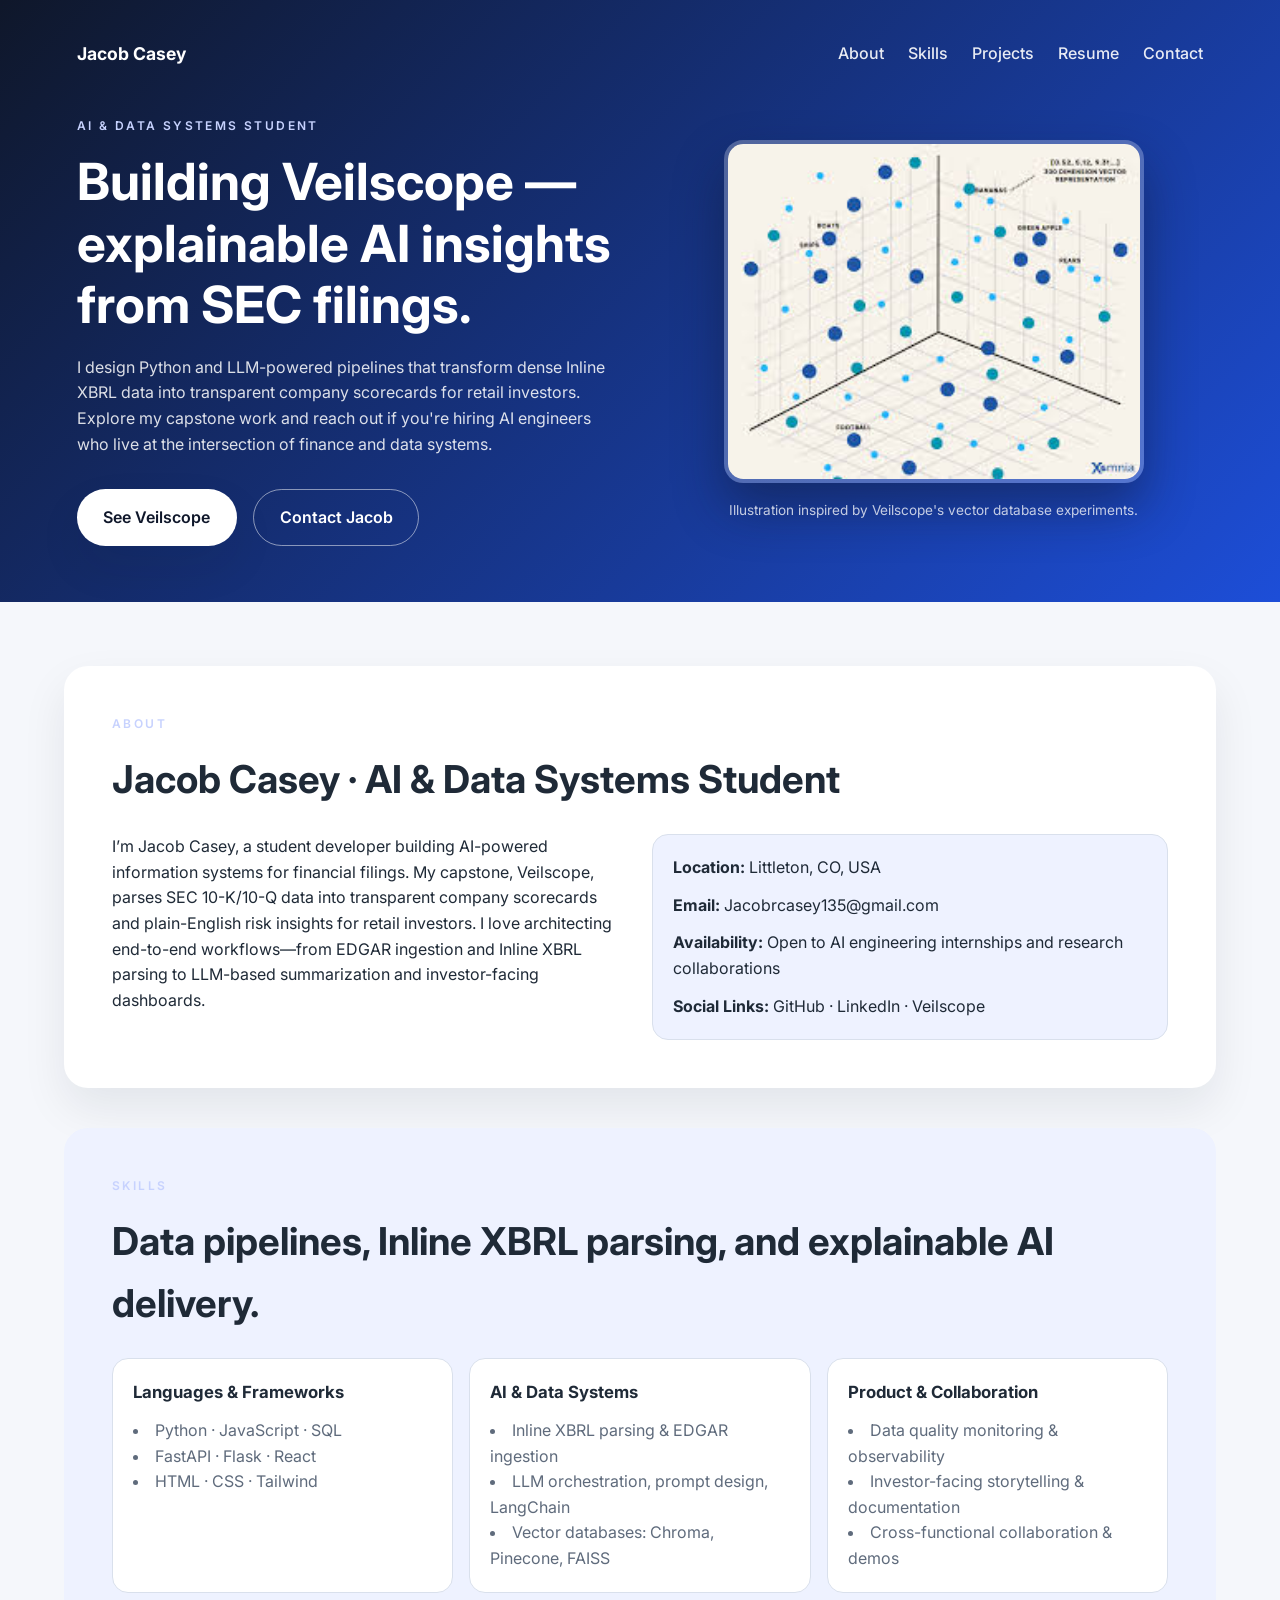
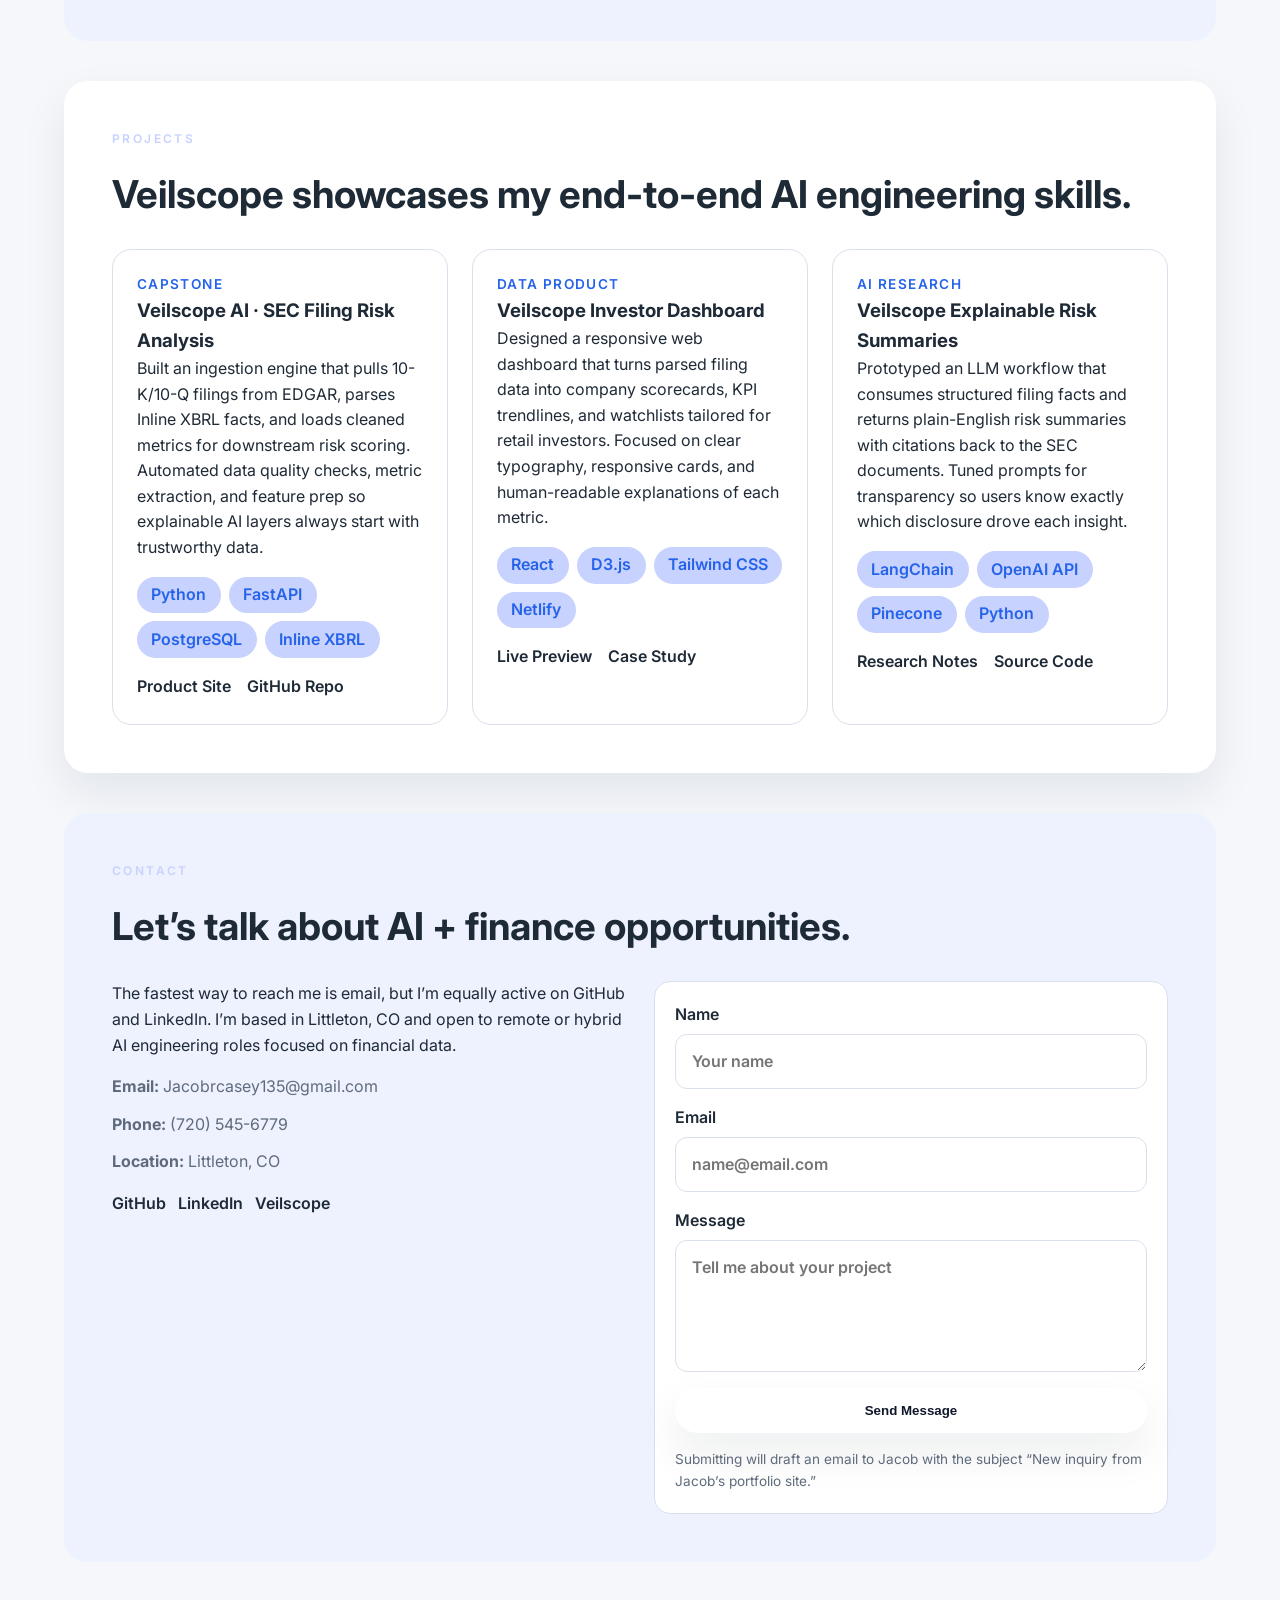
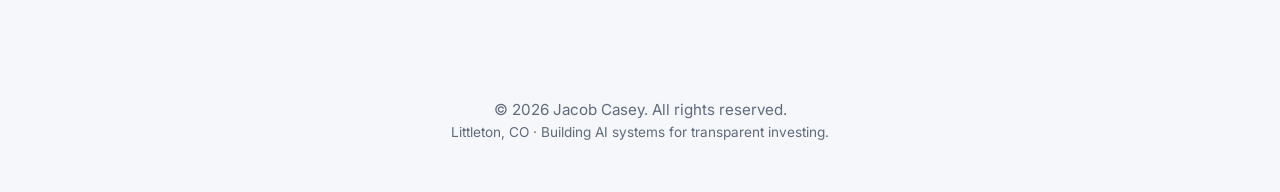
<file: index.html>
<!DOCTYPE html>
<html lang="en">
<head>
    <meta charset="UTF-8">
    <meta name="viewport" content="width=device-width, initial-scale=1.0">
    <title>Jacob Casey | AI &amp; Data Systems Portfolio</title>
    <link rel="preconnect" href="https://fonts.googleapis.com">
    <link rel="preconnect" href="https://fonts.gstatic.com" crossorigin>
    <link href="https://fonts.googleapis.com/css2?family=Inter:wght@400;500;600;700&display=swap" rel="stylesheet">
    <link rel="stylesheet" href="styles.css">
</head>
<body>
    <header class="hero" id="home">
        <nav class="nav">
            <a class="logo" href="#home">Jacob Casey</a>
            <button class="nav__toggle" aria-controls="nav-menu" aria-expanded="false" aria-label="Toggle navigation">☰</button>
            <div class="nav__links" id="nav-menu">
                <a href="#about">About</a>
                <a href="#skills">Skills</a>
                <a href="#projects">Projects</a>
                <a href="resume.html">Resume</a>
                <a href="#contact">Contact</a>
            </div>
        </nav>
        <div class="hero__content">
            <div>
                <p class="eyebrow">AI &amp; Data Systems Student</p>
                <h1>Building Veilscope — explainable AI insights from SEC filings.</h1>
                <p class="hero__text">
                    I design Python and LLM-powered pipelines that transform dense Inline XBRL data into transparent company
                    scorecards for retail investors. Explore my capstone work and reach out if you're hiring AI engineers who live
                    at the intersection of finance and data systems.
                </p>
                <div class="hero__cta">
                    <a class="btn primary" href="#projects">See Veilscope</a>
                    <a class="btn secondary" href="#contact">Contact Jacob</a>
                </div>
            </div>
            <figure class="hero__media">
                <img src="vectorDatabase.jpg" alt="Jacob Casey standing in front of a data visualization">
                <figcaption>Illustration inspired by Veilscope's vector database experiments.</figcaption>
            </figure>
        </div>
    </header>

    <main>
        <section class="panel" id="about">
            <div class="panel__header">
                <p class="eyebrow">About</p>
                <h2>Jacob Casey · AI &amp; Data Systems Student</h2>
            </div>
            <div class="about__grid">
                <p>
                    I’m Jacob Casey, a student developer building AI-powered information systems for financial filings. My capstone,
                    Veilscope, parses SEC 10-K/10-Q data into transparent company scorecards and plain-English risk insights for
                    retail investors. I love architecting end-to-end workflows—from EDGAR ingestion and Inline XBRL parsing to
                    LLM-based summarization and investor-facing dashboards.
                </p>
                <ul class="about__details">
                    <li><strong>Location:</strong> Littleton, CO, USA</li>
                    <li><strong>Email:</strong> <a href="mailto:Jacobrcasey135@gmail.com">Jacobrcasey135@gmail.com</a></li>
                    <li><strong>Availability:</strong> Open to AI engineering internships and research collaborations</li>
                    <li><strong>Social Links:</strong> <a href="https://github.com/TAWN05" target="_blank" rel="noreferrer">GitHub</a> ·
                        <a href="https://www.linkedin.com/in/jacob-casey-95a846330" target="_blank" rel="noreferrer">LinkedIn</a> ·
                        <a href="https://www.veilscope.com/" target="_blank" rel="noreferrer">Veilscope</a></li>
                </ul>
            </div>
        </section>

        <section class="panel panel--muted" id="skills">
            <div class="panel__header">
                <p class="eyebrow">Skills</p>
                <h2>Data pipelines, Inline XBRL parsing, and explainable AI delivery.</h2>
            </div>
            <div class="skills__grid">
                <article>
                    <h3>Languages &amp; Frameworks</h3>
                    <ul>
                        <li>Python · JavaScript · SQL</li>
                        <li>FastAPI · Flask · React</li>
                        <li>HTML · CSS · Tailwind</li>
                    </ul>
                </article>
                <article>
                    <h3>AI &amp; Data Systems</h3>
                    <ul>
                        <li>Inline XBRL parsing &amp; EDGAR ingestion</li>
                        <li>LLM orchestration, prompt design, LangChain</li>
                        <li>Vector databases: Chroma, Pinecone, FAISS</li>
                    </ul>
                </article>
                <article>
                    <h3>Product &amp; Collaboration</h3>
                    <ul>
                        <li>Data quality monitoring &amp; observability</li>
                        <li>Investor-facing storytelling &amp; documentation</li>
                        <li>Cross-functional collaboration &amp; demos</li>
                    </ul>
                </article>
            </div>
        </section>

        <section class="panel" id="projects">
            <div class="panel__header">
                <p class="eyebrow">Projects</p>
                <h2>Veilscope showcases my end-to-end AI engineering skills.</h2>
            </div>
            <div class="projects__grid">
                <article class="project">
                    <div class="project__meta">
                        <p class="project__tag">Capstone</p>
                        <h3>Veilscope AI · SEC Filing Risk Analysis</h3>
                        <p>
                            Built an ingestion engine that pulls 10-K/10-Q filings from EDGAR, parses Inline XBRL facts, and loads
                            cleaned metrics for downstream risk scoring. Automated data quality checks, metric extraction, and
                            feature prep so explainable AI layers always start with trustworthy data.
                        </p>
                    </div>
                    <ul class="project__stack">
                        <li>Python</li>
                        <li>FastAPI</li>
                        <li>PostgreSQL</li>
                        <li>Inline XBRL</li>
                    </ul>
                    <div class="project__links">
                        <a href="https://www.veilscope.com/" target="_blank" rel="noreferrer">Product Site</a>
                        <a href="https://github.com/TAWN05" target="_blank" rel="noreferrer">GitHub Repo</a>
                    </div>
                </article>

                <article class="project">
                    <div class="project__meta">
                        <p class="project__tag">Data Product</p>
                        <h3>Veilscope Investor Dashboard</h3>
                        <p>
                            Designed a responsive web dashboard that turns parsed filing data into company scorecards, KPI trendlines,
                            and watchlists tailored for retail investors. Focused on clear typography, responsive cards, and
                            human-readable explanations of each metric.
                        </p>
                    </div>
                    <ul class="project__stack">
                        <li>React</li>
                        <li>D3.js</li>
                        <li>Tailwind CSS</li>
                        <li>Netlify</li>
                    </ul>
                    <div class="project__links">
                        <a href="https://www.veilscope.com/" target="_blank" rel="noreferrer">Live Preview</a>
                        <a href="https://www.linkedin.com/in/jacob-casey-95a846330" target="_blank" rel="noreferrer">Case Study</a>
                    </div>
                </article>

                <article class="project">
                    <div class="project__meta">
                        <p class="project__tag">AI Research</p>
                        <h3>Veilscope Explainable Risk Summaries</h3>
                        <p>
                            Prototyped an LLM workflow that consumes structured filing facts and returns plain-English risk summaries
                            with citations back to the SEC documents. Tuned prompts for transparency so users know exactly which
                            disclosure drove each insight.
                        </p>
                    </div>
                    <ul class="project__stack">
                        <li>LangChain</li>
                        <li>OpenAI API</li>
                        <li>Pinecone</li>
                        <li>Python</li>
                    </ul>
                    <div class="project__links">
                        <a href="https://www.linkedin.com/in/jacob-casey-95a846330" target="_blank" rel="noreferrer">Research Notes</a>
                        <a href="https://github.com/TAWN05" target="_blank" rel="noreferrer">Source Code</a>
                    </div>
                </article>
            </div>
        </section>

        <section class="panel panel--muted" id="contact">
            <div class="panel__header">
                <p class="eyebrow">Contact</p>
                <h2>Let’s talk about AI + finance opportunities.</h2>
            </div>
            <div class="contact__grid">
                <div>
                    <p>
                        The fastest way to reach me is email, but I’m equally active on GitHub and LinkedIn. I’m based in Littleton,
                        CO and open to remote or hybrid AI engineering roles focused on financial data.
                    </p>
                    <ul class="contact__list">
                        <li><strong>Email:</strong> <a href="mailto:Jacobrcasey135@gmail.com">Jacobrcasey135@gmail.com</a></li>
                        <li><strong>Phone:</strong> <a href="tel:17205456779">(720) 545-6779</a></li>
                        <li><strong>Location:</strong> Littleton, CO</li>
                    </ul>
                    <div class="contact__socials">
                        <a href="https://github.com/TAWN05" target="_blank" rel="noreferrer">GitHub</a>
                        <a href="https://www.linkedin.com/in/jacob-casey-95a846330" target="_blank" rel="noreferrer">LinkedIn</a>
                        <a href="https://www.veilscope.com/" target="_blank" rel="noreferrer">Veilscope</a>
                    </div>
                </div>
                <form class="contact__form" action="mailto:Jacobrcasey135@gmail.com" method="post" enctype="text/plain">
                    <label>
                        <span>Name</span>
                        <input type="text" name="name" placeholder="Your name" required>
                    </label>
                    <label>
                        <span>Email</span>
                        <input type="email" name="email" placeholder="name@email.com" required>
                    </label>
                    <label>
                        <span>Message</span>
                        <textarea name="message" rows="4" placeholder="Tell me about your project" required></textarea>
                    </label>
                    <input type="hidden" name="subject" value="New inquiry from Jacob's portfolio site">
                    <button type="submit" class="btn primary">Send Message</button>
                    <p class="form__note">Submitting will draft an email to Jacob with the subject “New inquiry from Jacob’s portfolio site.”</p>
                </form>
            </div>
        </section>
    </main>

    <footer class="site-footer">
        <p>&copy; <span id="year"></span> Jacob Casey. All rights reserved.</p>
        <p class="small-text">Littleton, CO · Building AI systems for transparent investing.</p>
    </footer>

    <script>
        const navToggle = document.querySelector('.nav__toggle');
        const navMenu = document.getElementById('nav-menu');
        navToggle.addEventListener('click', () => {
            const expanded = navToggle.getAttribute('aria-expanded') === 'true';
            navToggle.setAttribute('aria-expanded', (!expanded).toString());
            navMenu.classList.toggle('nav__links--open');
        });

        document.getElementById('year').textContent = new Date().getFullYear();
    </script>
</body>
</html>
</file>
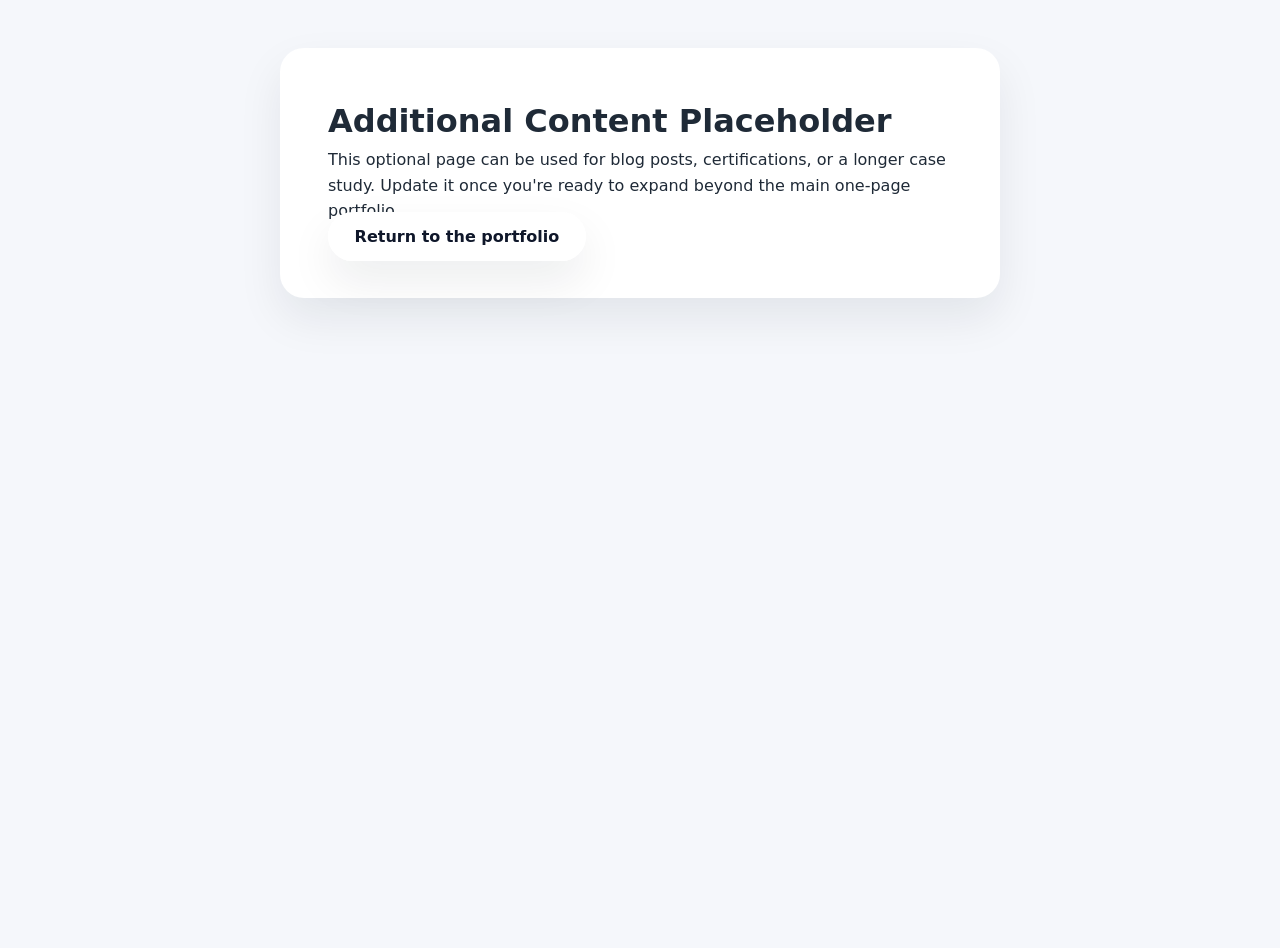
<file: home.html>
<!DOCTYPE html>
<html lang="en">
<head>
    <meta charset="UTF-8">
    <meta name="viewport" content="width=device-width, initial-scale=1.0">
    <title>Secondary Page</title>
    <link rel="stylesheet" href="styles.css">
</head>
<body>
    <main class="panel" style="max-width: 720px; margin: 3rem auto;">
        <h1>Additional Content Placeholder</h1>
        <p>
            This optional page can be used for blog posts, certifications, or a longer case study. Update it once you're ready
            to expand beyond the main one-page portfolio.
        </p>
        <p>
            <a class="btn primary" href="index.html">Return to the portfolio</a>
        </p>
    </main>
</body>
</html>
</file>
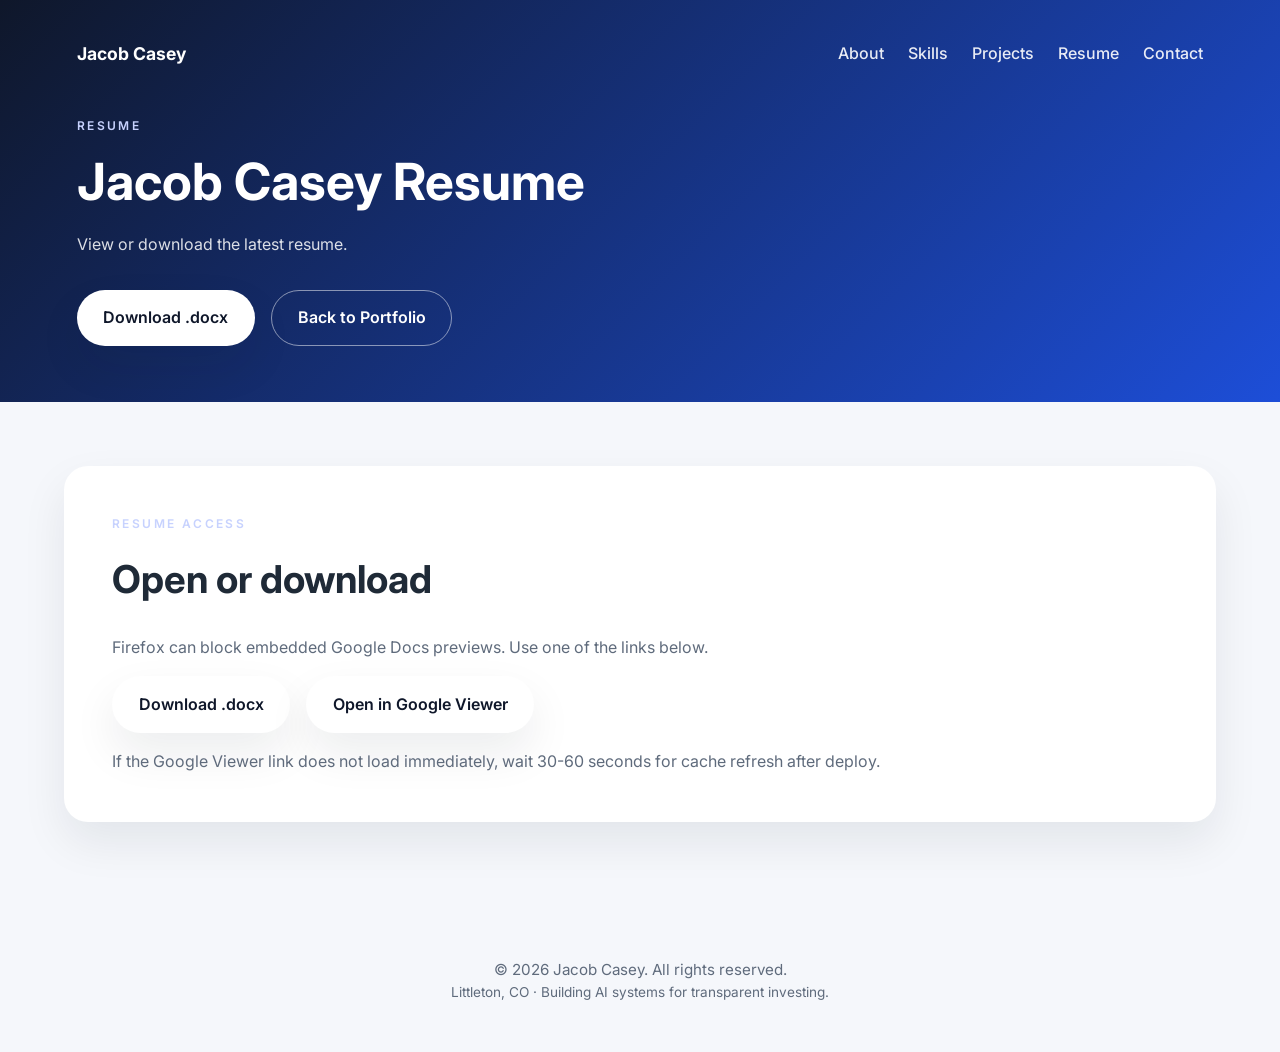
<file: resume.html>
<!DOCTYPE html>
<html lang="en">
<head>
    <meta charset="UTF-8">
    <meta name="viewport" content="width=device-width, initial-scale=1.0">
    <title>Jacob Casey | Resume</title>
    <link rel="preconnect" href="https://fonts.googleapis.com">
    <link rel="preconnect" href="https://fonts.gstatic.com" crossorigin>
    <link href="https://fonts.googleapis.com/css2?family=Inter:wght@400;500;600;700&display=swap" rel="stylesheet">
    <link rel="stylesheet" href="styles.css">
</head>
<body>
    <header class="hero" id="top">
        <nav class="nav">
            <a class="logo" href="index.html">Jacob Casey</a>
            <button class="nav__toggle" aria-controls="nav-menu" aria-expanded="false" aria-label="Toggle navigation">☰</button>
            <div class="nav__links" id="nav-menu">
                <a href="index.html#about">About</a>
                <a href="index.html#skills">Skills</a>
                <a href="index.html#projects">Projects</a>
                <a href="resume.html">Resume</a>
                <a href="index.html#contact">Contact</a>
            </div>
        </nav>
        <div class="hero__content">
            <div>
                <p class="eyebrow">Resume</p>
                <h1>Jacob Casey Resume</h1>
                <p class="hero__text">
                    View or download the latest resume.
                </p>
                <div class="hero__cta">
                    <a class="btn primary" href="assets/Jacob-Casey-Resume.docx" download>Download .docx</a>
                    <a class="btn secondary" href="index.html">Back to Portfolio</a>
                </div>
            </div>
        </div>
    </header>

    <main>
        <section class="panel">
            <div class="panel__header">
                <p class="eyebrow">Resume Access</p>
                <h2>Open or download</h2>
            </div>
            <p style="margin-bottom: 1rem; color: var(--text-muted);">
                Firefox can block embedded Google Docs previews. Use one of the links below.
            </p>
            <div class="hero__cta" style="margin-bottom: 1rem;">
                <a class="btn primary" href="assets/Jacob-Casey-Resume.docx" download>Download .docx</a>
                <a class="btn primary" href="https://docs.google.com/gview?url=https://tawn05.github.io/assets/Jacob-Casey-Resume.docx" target="_blank" rel="noreferrer">Open in Google Viewer</a>
            </div>
            <p style="color: var(--text-muted);">
                If the Google Viewer link does not load immediately, wait 30-60 seconds for cache refresh after deploy.
            </p>
        </section>
    </main>

    <footer class="site-footer">
        <p>&copy; <span id="year"></span> Jacob Casey. All rights reserved.</p>
        <p class="small-text">Littleton, CO · Building AI systems for transparent investing.</p>
    </footer>

    <script>
        const navToggle = document.querySelector('.nav__toggle');
        const navMenu = document.getElementById('nav-menu');
        navToggle.addEventListener('click', () => {
            const expanded = navToggle.getAttribute('aria-expanded') === 'true';
            navToggle.setAttribute('aria-expanded', (!expanded).toString());
            navMenu.classList.toggle('nav__links--open');
        });

        document.getElementById('year').textContent = new Date().getFullYear();
    </script>
</body>
</html>
</file>
<file: styles.css>
/* ------------------------------
   Global design tokens
   ------------------------------ */
:root {
    --bg: #f5f7fb;
    --surface: #ffffff;
    --muted: #eef2ff;
    --text: #1f2a37;
    --text-muted: #5f6b7c;
    --accent: #2563eb;
    --accent-soft: #c7d2fe;
    --border: #d9e0ec;
    --shadow: 0 20px 45px rgba(15, 23, 42, 0.08);
    font-size: 16px;
}

* {
    box-sizing: border-box;
    margin: 0;
    padding: 0;
}

/* ------------------------------
   Base typography and structure
   ------------------------------ */
body {
    font-family: 'Inter', system-ui, -apple-system, BlinkMacSystemFont, 'Segoe UI', sans-serif;
    background: var(--bg);
    color: var(--text);
    line-height: 1.6;
    min-height: 100vh;
}

a {
    color: inherit;
    text-decoration: none;
}

a:hover,
a:focus {
    color: var(--accent);
}

/* ------------------------------
   Hero + navigation
   ------------------------------ */
.hero {
    padding: 2.5rem clamp(1.5rem, 6vw, 6rem) 3.5rem;
    background: linear-gradient(135deg, #0f172a, #1d4ed8);
    color: #fff;
}

.nav {
    display: flex;
    justify-content: space-between;
    align-items: center;
    margin-bottom: 3rem;
}

.logo {
    font-weight: 700;
    font-size: 1.1rem;
}

.nav__links {
    display: flex;
    gap: 1.5rem;
    align-items: center;
}

.nav__links a {
    font-weight: 500;
    color: rgba(255, 255, 255, 0.9);
}

.nav__toggle {
    display: none;
    border: none;
    background: rgba(255, 255, 255, 0.15);
    color: #fff;
    padding: 0.35rem 0.8rem;
    border-radius: 0.5rem;
    font-size: 1.25rem;
}

.hero__content {
    display: grid;
    grid-template-columns: repeat(auto-fit, minmax(280px, 1fr));
    gap: 3rem;
    align-items: center;
}

.eyebrow {
    text-transform: uppercase;
    letter-spacing: 0.2em;
    font-size: 0.75rem;
    font-weight: 600;
    color: #c7d2fe;
    margin-bottom: 1rem;
}

.hero h1 {
    font-size: clamp(2.3rem, 4vw, 3.5rem);
    line-height: 1.2;
    margin-bottom: 1.2rem;
}

.hero__text {
    color: rgba(255, 255, 255, 0.85);
    margin-bottom: 2rem;
}

.hero__cta {
    display: flex;
    gap: 1rem;
    flex-wrap: wrap;
}

.btn {
    border-radius: 999px;
    padding: 0.9rem 1.6rem;
    font-weight: 600;
    border: 1px solid transparent;
    transition: transform 0.2s ease, box-shadow 0.2s ease;
    text-align: center;
}

.btn.primary {
    background: #fff;
    color: #0f172a;
    box-shadow: var(--shadow);
}

.btn.secondary {
    border-color: rgba(255, 255, 255, 0.5);
    color: #fff;
}

.btn:hover,
.btn:focus {
    transform: translateY(-2px);
}

.hero__media {
    text-align: center;
}

.hero__media img {
    width: 100%;
    max-width: 420px;
    border-radius: 1.2rem;
    border: 4px solid rgba(255, 255, 255, 0.25);
    box-shadow: 0 25px 50px rgba(15, 23, 42, 0.45);
}

.hero__media figcaption {
    font-size: 0.85rem;
    color: rgba(255, 255, 255, 0.75);
    margin-top: 0.6rem;
}

main {
    padding: clamp(1.5rem, 5vw, 4rem);
}

/* ------------------------------
   Panel scaffolding reused across sections
   ------------------------------ */
.panel {
    background: var(--surface);
    border-radius: 1.5rem;
    padding: clamp(1.5rem, 4vw, 3rem);
    box-shadow: var(--shadow);
    margin-bottom: 2.5rem;
}

.panel--muted {
    background: var(--muted);
    box-shadow: none;
}

.panel__header {
    margin-bottom: 1.5rem;
}

.panel__header h2 {
    font-size: clamp(1.75rem, 3vw, 2.4rem);
}

.about__grid {
    display: grid;
    gap: 1.5rem;
    grid-template-columns: repeat(auto-fit, minmax(250px, 1fr));
}

.about__details {
    list-style: none;
    background: var(--muted);
    padding: 1.25rem;
    border-radius: 1rem;
    border: 1px solid var(--border);
}

.about__details li + li {
    margin-top: 0.75rem;
}

/* ------------------------------
   Skills cards
   ------------------------------ */
.skills__grid {
    display: grid;
    gap: 1rem;
    grid-template-columns: repeat(auto-fit, minmax(220px, 1fr));
}

.skills__grid article {
    background: var(--surface);
    border-radius: 1rem;
    padding: 1.25rem;
    border: 1px solid var(--border);
}

.skills__grid h3 {
    margin-bottom: 0.75rem;
    font-size: 1.05rem;
}

.skills__grid ul {
    list-style: disc inside;
    color: var(--text-muted);
}

/* ------------------------------
   Project cards
   ------------------------------ */
.projects__grid {
    display: grid;
    grid-template-columns: repeat(auto-fit, minmax(280px, 1fr));
    gap: 1.5rem;
}

.project {
    background: var(--surface);
    border-radius: 1.2rem;
    padding: 1.5rem;
    border: 1px solid var(--border);
    display: flex;
    flex-direction: column;
    gap: 1rem;
}

.project__tag {
    font-size: 0.85rem;
    color: var(--accent);
    font-weight: 600;
    text-transform: uppercase;
    letter-spacing: 0.1em;
}

.project__stack {
    display: flex;
    flex-wrap: wrap;
    gap: 0.5rem;
    list-style: none;
    color: var(--accent);
    font-weight: 600;
}

.project__stack li {
    background: var(--accent-soft);
    padding: 0.35rem 0.9rem;
    border-radius: 999px;
}

.project__links {
    display: flex;
    gap: 1rem;
    font-weight: 600;
}

.panel--muted .project,
.panel--muted .skills__grid article {
    background: var(--surface);
}

/* ------------------------------
   Contact section
   ------------------------------ */
.contact__grid {
    display: grid;
    grid-template-columns: repeat(auto-fit, minmax(260px, 1fr));
    gap: 1.75rem;
    align-items: start;
}

.contact__list {
    list-style: none;
    margin: 1rem 0;
    color: var(--text-muted);
}

.contact__list li + li {
    margin-top: 0.75rem;
}

.contact__socials {
    display: flex;
    gap: 0.75rem;
    flex-wrap: wrap;
    font-weight: 600;
}

.contact__form {
    background: var(--surface);
    border-radius: 1rem;
    padding: 1.25rem;
    border: 1px solid var(--border);
    display: grid;
    gap: 1rem;
}

.contact__form label {
    display: flex;
    flex-direction: column;
    gap: 0.4rem;
    font-weight: 600;
}

.contact__form input,
.contact__form textarea {
    border: 1px solid var(--border);
    border-radius: 0.75rem;
    padding: 0.85rem 1rem;
    font: inherit;
    background: #fff;
}

.contact__form input:focus,
.contact__form textarea:focus {
    outline: 2px solid var(--accent);
    border-color: transparent;
}

.form__note {
    font-size: 0.85rem;
    color: var(--text-muted);
}

/* ------------------------------
   Footer + responsive tweaks
   ------------------------------ */
.site-footer {
    text-align: center;
    padding: 2rem 1rem 3rem;
    color: var(--text-muted);
    font-size: 0.95rem;
}

.small-text {
    font-size: 0.85rem;
}

@media (max-width: 768px) {
    .nav__toggle {
        display: block;
    }

    .nav__links {
        display: none;
        flex-direction: column;
        gap: 1rem;
        position: absolute;
        top: 70px;
        right: 1.5rem;
        background: rgba(15, 23, 42, 0.95);
        padding: 1.5rem;
        border-radius: 1rem;
        box-shadow: var(--shadow);
    }

    .nav__links--open {
        display: flex;
    }
}
</file>
